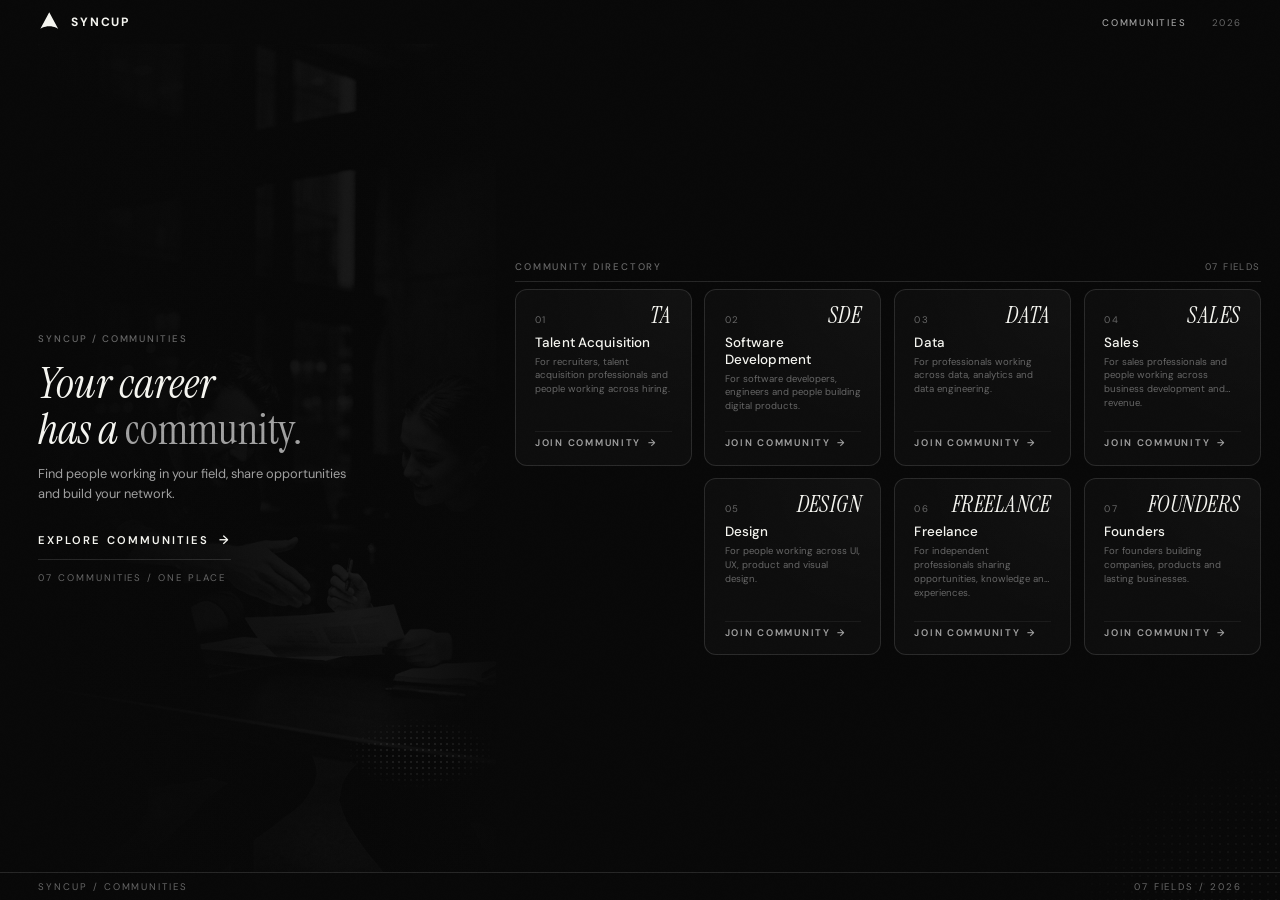
<file: index.html>
<!DOCTYPE html>
<html lang="en">
<head>
  <meta charset="UTF-8">
  <meta name="viewport" content="width=device-width, initial-scale=1.0, viewport-fit=cover">
  <meta name="description" content="SyncUp Communities — Professional communities for people working in Talent Acquisition, Software Development, Data, Sales, Design, Freelance, and Founders. Find your field, join your community.">
  <meta name="theme-color" content="#080808">
  <title>SyncUp — Professional Communities</title>

  <!-- Fonts -->
  <link rel="preconnect" href="https://fonts.googleapis.com">
  <link rel="preconnect" href="https://fonts.gstatic.com" crossorigin>
  <link href="https://fonts.googleapis.com/css2?family=DM+Sans:ital,opsz,wght@0,9..40,300;0,9..40,400;0,9..40,500;0,9..40,600;0,9..40,700;1,9..40,400&family=Instrument+Serif:ital@0;1&display=swap" rel="stylesheet">

  <!-- Styles -->
  <link rel="stylesheet" href="style.css?v=9">
</head>
<body>

  <div class="app">

    <!-- ===== GRAIN OVERLAY ===== -->
    <canvas id="grain-canvas" class="grain-overlay" aria-hidden="true"></canvas>

    <!-- ===== HALFTONE BACKGROUND ===== -->
    <div class="halftone-bg" aria-hidden="true"></div>

    <!-- ===== HEADER ===== -->
    <header class="header" role="banner">
      <div class="header-logo">
        <svg class="logo-icon" viewBox="0 0 100 100" fill="none" xmlns="http://www.w3.org/2000/svg" role="img" aria-label="SyncUp logo">
          <path d="M50 5 L90 80 C90 80 74 68 50 68 C26 68 10 80 10 80 L50 5Z" fill="#F5F5F0"/>
        </svg>
        <span class="logo-text">SyncUp</span>
      </div>
      <div class="header-right">
        <span class="nav-label">Communities</span>
        <span class="nav-year">2026</span>
        <button class="mobile-menu-btn" id="mobile-menu-btn" aria-label="Open menu" aria-expanded="false">
          <span></span>
          <span></span>
          <span></span>
        </button>
      </div>
    </header>

    <!-- ===== MOBILE MENU OVERLAY ===== -->
    <nav class="mobile-menu-overlay" id="mobile-menu-overlay" role="navigation" aria-label="Mobile navigation">
      <a href="#" onclick="handleExplore(); return false;">Communities</a>
      <a href="#" onclick="showToast('About SyncUp — coming soon.'); return false;">About</a>
    </nav>

    <!-- ===== MAIN CONTENT ===== -->
    <main class="main-content" role="main">

      <!-- ===== HERO ===== -->
      <section class="hero" aria-labelledby="hero-headline">
        <div class="hero-image-wrapper" aria-hidden="true">
          <img src="hero.png" alt="" loading="eager">
        </div>
        <div class="halftone-decoration" aria-hidden="true"></div>
        <div class="hero-inner">
          <span class="eyebrow animate-in">SyncUp / Communities</span>
          <h1 id="hero-headline" class="hero-headline animate-in">
            Your career<br>has a <em>community.</em>
          </h1>
          <p class="hero-description animate-in">
            Find people working in your field, share opportunities and build your network.
          </p>
          <div class="hero-cta-area animate-in">
            <button class="btn-explore" onclick="handleExplore()" aria-label="Explore communities">
              Explore Communities <span class="arrow">→</span>
            </button>
          </div>
          <span class="hero-meta animate-in">07 Communities / One Place</span>
        </div>
      </section>

      <!-- ===== COMMUNITY DIRECTORY ===== -->
      <section class="directory" aria-labelledby="dir-label">
        <div class="directory-header">
          <span class="dir-label" id="dir-label">Community Directory</span>
          <span class="dir-count">07 Fields</span>
        </div>
        <div class="community-grid" id="community-grid" role="list" aria-label="Community directory grid">
          <!-- Rendered by JavaScript -->
        </div>
      </section>

    </main>

    <!-- ===== FOOTER METADATA ===== -->
    <footer class="footer-meta" role="contentinfo">
      <span>SyncUp / Communities</span>
      <span>07 Fields / 2026</span>
    </footer>

    <!-- ===== TOAST NOTIFICATION ===== -->
    <div class="toast" id="toast" role="alert" aria-live="polite">
      <span class="toast-dot" aria-hidden="true"></span>
      <span class="toast-message"></span>
    </div>

  </div>

  <script src="script.js?v=7"></script>
</body>
</html>
</file>
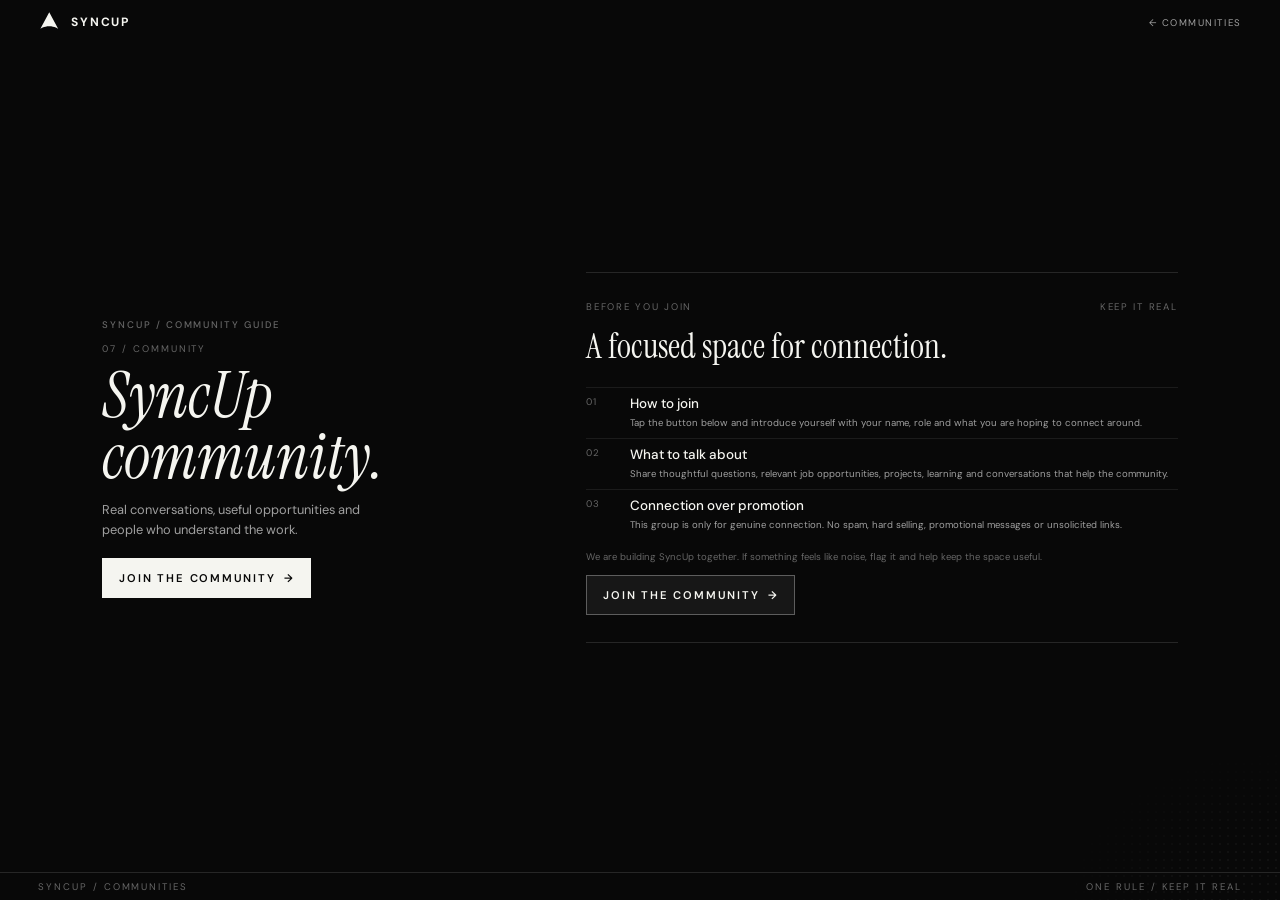
<file: community.html>
<!DOCTYPE html>
<html lang="en">
<head>
  <meta charset="UTF-8">
  <meta name="viewport" content="width=device-width, initial-scale=1.0, viewport-fit=cover">
  <meta name="description" content="Join a focused SyncUp professional community.">
  <meta name="theme-color" content="#080808">
  <title>SyncUp — Community Details</title>
  <link rel="preconnect" href="https://fonts.googleapis.com">
  <link rel="preconnect" href="https://fonts.gstatic.com" crossorigin>
  <link href="https://fonts.googleapis.com/css2?family=DM+Sans:ital,opsz,wght@0,9..40,300;0,9..40,400;0,9..40,500;0,9..40,600;0,9..40,700;1,9..40,400&family=Instrument+Serif:ital@0;1&display=swap" rel="stylesheet">
  <link rel="stylesheet" href="style.css?v=10">
</head>
<body class="detail-page">
  <div class="app">
    <canvas id="grain-canvas" class="grain-overlay" aria-hidden="true"></canvas>
    <div class="halftone-bg" aria-hidden="true"></div>

    <header class="header" role="banner">
      <a class="header-logo" href="index.html" aria-label="Back to SyncUp communities">
        <svg class="logo-icon" viewBox="0 0 100 100" fill="none" xmlns="http://www.w3.org/2000/svg" aria-hidden="true">
          <path d="M50 5 L90 80 C90 80 74 68 50 68 C26 68 10 80 10 80 L50 5Z" fill="#F5F5F0"/>
        </svg>
        <span class="logo-text">SyncUp</span>
      </a>
      <a class="detail-back" href="index.html">← Communities</a>
    </header>

    <main class="detail-content" role="main">
      <section class="detail-intro" aria-labelledby="community-title">
        <span class="eyebrow">SyncUp / Community Guide</span>
        <p class="detail-number" id="community-number">Community</p>
        <h1 id="community-title">Your community.</h1>
        <p class="detail-lead">Real conversations, useful opportunities and people who understand the work.</p>
        <a class="btn-detail-join btn-detail-join--intro join-link" href="#" target="_blank" rel="noopener noreferrer">Join the community <span class="arrow">→</span></a>
      </section>

      <section class="rules-panel" aria-labelledby="rules-title">
        <div class="rules-heading">
          <span class="dir-label">Before you join</span>
          <span class="dir-count">Keep it real</span>
        </div>
        <h2 id="rules-title">A focused space for connection.</h2>
        <div class="rules-list">
          <article class="rule-item">
            <span class="rule-number">01</span>
            <div><h3>How to join</h3><p>Tap the button below and introduce yourself with your name, role and what you are hoping to connect around.</p></div>
          </article>
          <article class="rule-item">
            <span class="rule-number">02</span>
            <div><h3>What to talk about</h3><p>Share thoughtful questions, relevant job opportunities, projects, learning and conversations that help the community.</p></div>
          </article>
          <article class="rule-item">
            <span class="rule-number">03</span>
            <div><h3>Connection over promotion</h3><p>This group is only for genuine connection. No spam, hard selling, promotional messages or unsolicited links.</p></div>
          </article>
        </div>
        <p class="detail-note">We are building SyncUp together. If something feels like noise, flag it and help keep the space useful.</p>
        <a class="btn-detail-join btn-detail-join--bottom join-link" href="#" target="_blank" rel="noopener noreferrer">Join the community <span class="arrow">→</span></a>
      </section>
    </main>

    <footer class="footer-meta" role="contentinfo">
      <span>SyncUp / Communities</span>
      <span>One rule / Keep it real</span>
    </footer>
  </div>

  <script>
    const communityNames = {
      TA: 'Talent Acquisition',
      SDE: 'Software Development',
      DATA: 'Data',
      SALES: 'Sales',
      DESIGN: 'Design',
      FREELANCE: 'Freelance',
      FOUNDERS: 'Founders'
    };
    const params = new URLSearchParams(window.location.search);
    const community = params.get('community') || '';
    const source = params.get('source') || '';
    const name = communityNames[community] || 'SyncUp';
    document.title = `SyncUp — ${name}`;
    document.getElementById('community-number').textContent = `${community || '07'} / Community`;
    document.getElementById('community-title').textContent = `${name} community.`;
    // Route every Join click through /api/join so the click is recorded
    // server-side during the redirect. This works in every browser, including
    // the WhatsApp in-app browser where navigator.sendBeacon is unreliable.
    document.querySelectorAll('.join-link').forEach(link => {
      link.href = community
        ? `/api/join?community=${encodeURIComponent(community)}&source=${encodeURIComponent(source || 'DIRECT')}`
        : (params.get('join') || 'index.html');
    });
  </script>
</body>
</html>
</file>
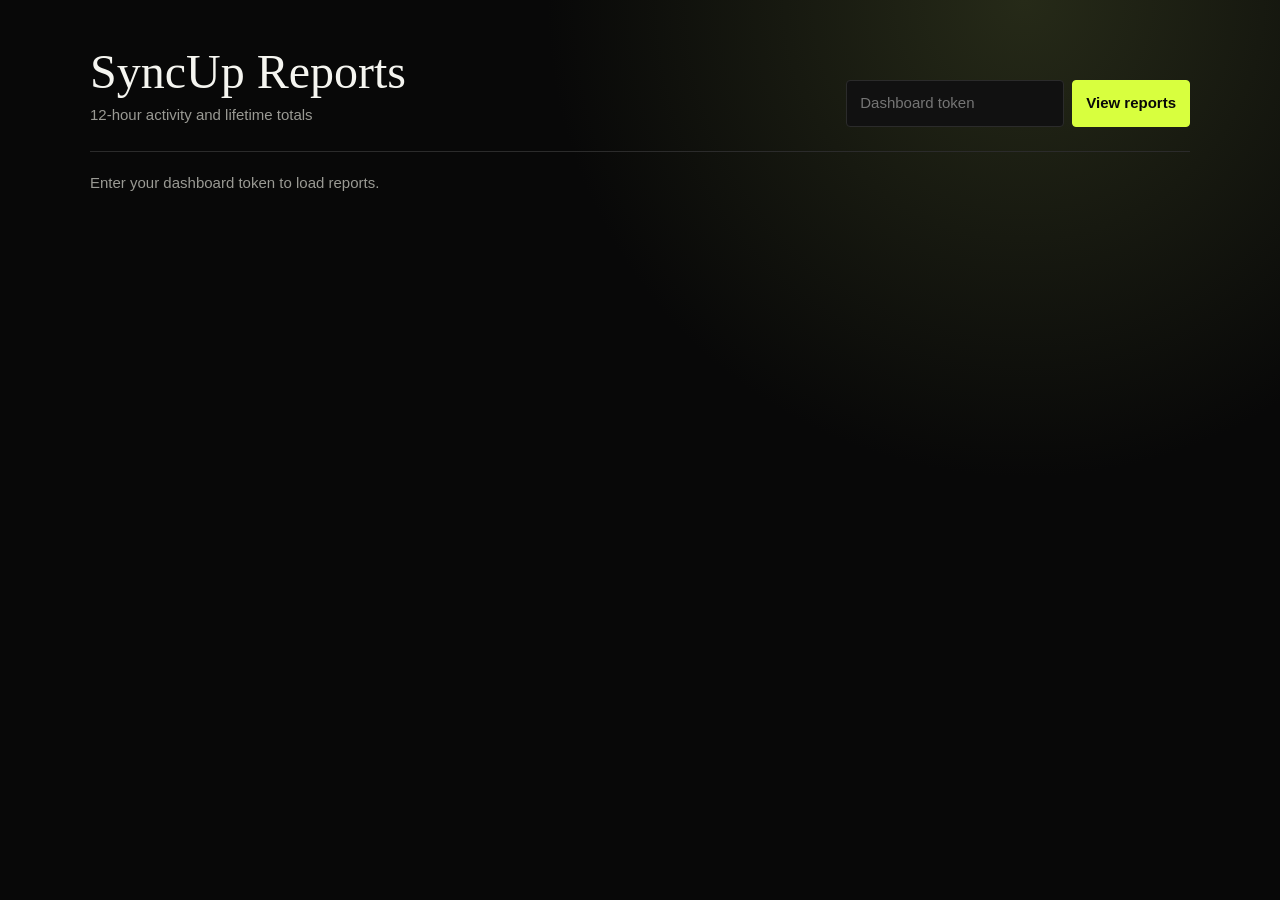
<file: dashboard.html>
<!DOCTYPE html>
<html lang="en">
<head>
  <meta charset="UTF-8">
  <meta name="viewport" content="width=device-width, initial-scale=1.0">
  <meta name="theme-color" content="#080808">
  <title>SyncUp Reports</title>
  <style>
    :root { color-scheme: dark; --bg: #080808; --panel: #111; --line: #2b2b2b; --text: #f5f5f0; --muted: #9a9a94; --accent: #d8ff3e; }
    * { box-sizing: border-box; }
    body { margin: 0; min-height: 100vh; background: radial-gradient(circle at 80% 0%, #262a18, transparent 35%), var(--bg); color: var(--text); font: 15px/1.5 DM Sans, sans-serif; }
    main { width: min(1100px, calc(100% - 32px)); margin: 0 auto; padding: 48px 0; }
    header { display: flex; justify-content: space-between; gap: 24px; align-items: end; border-bottom: 1px solid var(--line); padding-bottom: 24px; }
    h1 { margin: 0; font: 48px/1 Instrument Serif, Georgia, serif; }
    p { color: var(--muted); margin: 8px 0 0; }
    form { display: flex; gap: 8px; }
    input, button { border: 1px solid var(--line); background: var(--panel); color: var(--text); padding: 11px 13px; border-radius: 4px; font: inherit; }
    button { background: var(--accent); border-color: var(--accent); color: #080808; cursor: pointer; font-weight: 700; }
    .status { min-height: 24px; color: var(--muted); margin: 20px 0; }
    .grid { display: grid; grid-template-columns: repeat(auto-fit, minmax(220px, 1fr)); gap: 12px; }
    .card { border: 1px solid var(--line); background: rgba(17,17,17,.86); padding: 18px; }
    h2 { font-size: 14px; letter-spacing: .12em; margin: 0 0 16px; color: var(--accent); }
    .metric { display: flex; justify-content: space-between; border-top: 1px solid var(--line); padding: 10px 0; }
    .metric span { color: var(--muted); }
    .metric strong { font-size: 20px; }
    @media (max-width: 680px) { header { display: block; } form { margin-top: 20px; } input { width: 100%; } }
  </style>
</head>
<body>
  <main>
    <header>
      <div><h1>SyncUp Reports</h1><p>12-hour activity and lifetime totals</p></div>
      <form id="login-form"><input id="token" type="password" placeholder="Dashboard token" autocomplete="off" required><button>View reports</button></form>
    </header>
    <div class="status" id="status">Enter your dashboard token to load reports.</div>
    <section class="grid" id="report-grid" aria-live="polite"></section>
  </main>
  <script>
    const groups = ['TA', 'SDE', 'DATA', 'SALES', 'DESIGN', 'FREELANCE', 'FOUNDERS'];
    const grid = document.getElementById('report-grid');
    const status = document.getElementById('status');
    let dashboardToken = '';

    function render(report) {
      const cards = groups.map((group) => {
        const visits = report.find((row) => row.community === group && row.event_type === 'website_visit');
        const joins = report.find((row) => row.community === group && row.event_type === 'join_click');
        return `<article class="card"><h2>${group} COMMUNITY</h2><div class="metric"><span>Visits / 12h</span><strong>${visits?.latest_count || 0}</strong></div><div class="metric"><span>Joins / 12h</span><strong>${joins?.latest_count || 0}</strong></div><div class="metric"><span>Total visits</span><strong>${visits?.total_count || 0}</strong></div><div class="metric"><span>Total joins</span><strong>${joins?.total_count || 0}</strong></div></article>`;
      }).join('');
      grid.innerHTML = cards;
      status.textContent = `Updated ${new Date().toLocaleString()}. Refreshes every 5 minutes.`;
    }

    async function loadReports() {
      status.textContent = 'Loading reports...';
      const response = await fetch('/api/dashboard', { headers: { 'x-dashboard-token': dashboardToken } });
      if (!response.ok) throw new Error(response.status === 401 ? 'Invalid dashboard token.' : 'Could not load reports.');
      render(await response.json());
    }

    document.getElementById('login-form').addEventListener('submit', async (event) => {
      event.preventDefault();
      dashboardToken = document.getElementById('token').value;
      try { await loadReports(); } catch (error) { status.textContent = error.message; }
    });

    setInterval(() => { if (dashboardToken) loadReports().catch((error) => { status.textContent = error.message; }); }, 300000);
  </script>
</body>
</html>
</file>
<file: style.css>
/* ============================================
   1. CSS VARIABLES
   ============================================ */
:root {
  /* Colors */
  --bg-primary: #080808;
  --bg-secondary: #111111;
  --bg-card: #0d0d0d;
  --text-primary: #F5F5F0;
  --text-secondary: #A0A0A0;
  --text-muted: #666666;
  --border-subtle: rgba(255,255,255,0.12);
  --border-hover: rgba(255,255,255,0.30);
  --white: #FFFFFF;

  /* Typography */
  --font-serif: 'Instrument Serif', 'Cormorant Garamond', Georgia, serif;
  --font-sans: 'DM Sans', 'Manrope', -apple-system, sans-serif;

  /* Spacing */
  --space-xs: clamp(4px, 0.4dvh, 8px);
  --space-sm: clamp(6px, 0.8dvh, 12px);
  --space-md: clamp(10px, 1.2dvh, 20px);
  --space-lg: clamp(16px, 2dvh, 32px);
  --space-xl: clamp(20px, 3dvh, 48px);

  /* Transitions */
  --transition-fast: 200ms cubic-bezier(0.25, 0.46, 0.45, 0.94);
  --transition-base: 300ms cubic-bezier(0.25, 0.46, 0.45, 0.94);
  --transition-slow: 500ms cubic-bezier(0.25, 0.46, 0.45, 0.94);

  /* Font sizes — responsive */
  --fs-headline: clamp(2.6rem, 5.5dvh, 5.5rem);
  --fs-abbrev: clamp(1.5rem, 3.1dvh, 2.6rem);
  --fs-body: clamp(0.88rem, 1.6dvh, 1.15rem);
  --fs-label: clamp(0.7rem, 1.1dvh, 0.88rem);
  --fs-meta: clamp(0.65rem, 1dvh, 0.82rem);
  --fs-button: clamp(0.78rem, 1.2dvh, 0.95rem);
  --fs-community-name: clamp(0.95rem, 1.6dvh, 1.15rem);
}

/* ============================================
   2. RESET
   ============================================ */
*, *::before, *::after {
  margin: 0;
  padding: 0;
  box-sizing: border-box;
}

html {
  -webkit-text-size-adjust: 100%;
  -moz-text-size-adjust: 100%;
  text-size-adjust: 100%;
}

body {
  overflow: hidden;
}

button {
  border: none;
  background: none;
  cursor: pointer;
  font-family: inherit;
  color: inherit;
}

a {
  text-decoration: none;
  color: inherit;
}

img {
  display: block;
  max-width: 100%;
}

ul, ol {
  list-style: none;
}

/* ============================================
   3. GLOBAL STYLES
   ============================================ */
body {
  width: 100dvw;
  height: 100dvh;
  background-color: var(--bg-primary);
  color: var(--text-primary);
  font-family: var(--font-sans);
  -webkit-font-smoothing: antialiased;
  -moz-osx-font-smoothing: grayscale;
  position: relative;
}

.app {
  width: 100%;
  height: 100dvh;
  display: flex;
  flex-direction: column;
  position: relative;
  overflow: hidden;
}

/* ============================================
   4. TYPOGRAPHY
   ============================================ */
.serif {
  font-family: var(--font-serif);
}

.sans {
  font-family: var(--font-sans);
}

.uppercase {
  text-transform: uppercase;
  letter-spacing: 0.12em;
}

.eyebrow {
  font-family: var(--font-sans);
  font-size: var(--fs-meta);
  text-transform: uppercase;
  letter-spacing: 0.2em;
  color: var(--text-muted);
  font-weight: 500;
}

/* ============================================
   5. LAYOUT — MAIN STRUCTURE
   ============================================ */
.main-content {
  flex: 1;
  display: grid;
  grid-template-columns: 42% 58%;
  min-height: 0;
  padding: 0 clamp(20px, 3dvw, 48px);
  gap: clamp(16px, 2dvw, 40px);
}

/* ============================================
   6. NAVIGATION / HEADER
   ============================================ */
.header {
  display: flex;
  align-items: center;
  justify-content: space-between;
  padding: var(--space-md) clamp(20px, 3dvw, 48px);
  position: relative;
  z-index: 10;
  flex-shrink: 0;
}

.header-logo {
  display: flex;
  align-items: center;
  gap: clamp(6px, 0.8dvw, 12px);
}

.header-logo .logo-icon {
  width: clamp(20px, 2.5dvh, 32px);
  height: clamp(20px, 2.5dvh, 32px);
}

.header-logo .logo-text {
  font-family: var(--font-sans);
  font-size: clamp(0.75rem, 1.2dvh, 1rem);
  font-weight: 700;
  letter-spacing: 0.15em;
  text-transform: uppercase;
  color: var(--text-primary);
}

.header-right {
  display: flex;
  align-items: center;
  gap: clamp(12px, 2dvw, 32px);
}

.header-right .nav-label {
  font-size: var(--fs-meta);
  text-transform: uppercase;
  letter-spacing: 0.18em;
  color: var(--text-secondary);
  font-weight: 500;
}

.header-right .nav-year {
  font-size: var(--fs-meta);
  text-transform: uppercase;
  letter-spacing: 0.15em;
  color: var(--text-muted);
  font-weight: 400;
}

.mobile-menu-btn {
  display: none;
  flex-direction: column;
  gap: 4px;
  padding: 4px;
  cursor: pointer;
  background: none;
  border: none;
  z-index: 110;
}

.mobile-menu-btn span {
  display: block;
  width: 20px;
  height: 1.5px;
  background: var(--text-primary);
  transition: var(--transition-base);
}

.mobile-menu-btn.active span:nth-child(1) {
  transform: rotate(45deg) translate(4px, 4px);
}

.mobile-menu-btn.active span:nth-child(2) {
  opacity: 0;
}

.mobile-menu-btn.active span:nth-child(3) {
  transform: rotate(-45deg) translate(4px, -4px);
}

/* ============================================
   7. HERO
   ============================================ */
.hero {
  display: flex;
  flex-direction: column;
  justify-content: center;
  position: relative;
  padding-right: clamp(12px, 2dvw, 40px);
  min-height: 0;
}

.hero-image-wrapper {
  position: absolute;
  inset: 0;
  overflow: hidden;
  z-index: 0;
  border-radius: 2px;
}

.hero-image-wrapper img {
  width: 100%;
  height: 100%;
  object-fit: cover;
  object-position: center;
  opacity: 0.18;
  filter: grayscale(100%) contrast(1.2);
}

.hero-image-wrapper::after {
  content: '';
  position: absolute;
  inset: 0;
  background: linear-gradient(
    to right,
    var(--bg-primary) 0%,
    rgba(8,8,8,0.85) 40%,
    rgba(8,8,8,0.6) 70%,
    rgba(8,8,8,0.95) 100%
  );
}

.hero-inner {
  position: relative;
  z-index: 2;
  display: flex;
  flex-direction: column;
  gap: var(--space-md);
}

.hero .eyebrow {
  margin-bottom: var(--space-xs);
}

.hero-headline {
  font-family: var(--font-serif);
  font-size: var(--fs-headline);
  font-weight: 400;
  line-height: 1.08;
  color: var(--text-primary);
  font-style: italic;
}

.hero-headline em {
  font-style: normal;
  color: var(--text-secondary);
}

.hero-description {
  font-family: var(--font-sans);
  font-size: var(--fs-body);
  color: var(--text-secondary);
  line-height: 1.55;
  max-width: 36ch;
  font-weight: 400;
}

.hero-cta-area {
  display: flex;
  flex-direction: column;
  gap: var(--space-sm);
  margin-top: var(--space-sm);
}

.btn-explore {
  display: inline-flex;
  align-items: center;
  gap: clamp(6px, 0.8dvw, 12px);
  font-family: var(--font-sans);
  font-size: var(--fs-button);
  font-weight: 600;
  text-transform: uppercase;
  letter-spacing: 0.18em;
  color: var(--text-primary);
  padding: clamp(8px, 1.2dvh, 16px) 0;
  border-bottom: 1px solid var(--border-subtle);
  transition: var(--transition-base);
  cursor: pointer;
  background: none;
  border-top: none;
  border-left: none;
  border-right: none;
  width: fit-content;
}

.btn-explore:hover {
  border-bottom-color: var(--border-hover);
  color: var(--white);
}

.btn-explore:hover .arrow {
  transform: translateX(8px);
}

.btn-explore .arrow {
  display: inline-block;
  transition: var(--transition-base);
  font-size: 1.1em;
}

.btn-explore:focus-visible {
  outline: 1px solid var(--border-hover);
  outline-offset: 4px;
}

.hero-meta {
  font-size: var(--fs-meta);
  text-transform: uppercase;
  letter-spacing: 0.2em;
  color: var(--text-muted);
  font-weight: 400;
}

/* Halftone decorative element */
.halftone-decoration {
  position: absolute;
  bottom: 10%;
  right: 0;
  width: clamp(80px, 12dvw, 200px);
  height: clamp(60px, 8dvh, 150px);
  z-index: 1;
  opacity: 0.08;
  background-image: radial-gradient(circle, var(--white) 1px, transparent 1px);
  background-size: 6px 6px;
  mask-image: radial-gradient(ellipse at center, black 30%, transparent 70%);
  -webkit-mask-image: radial-gradient(ellipse at center, black 30%, transparent 70%);
  pointer-events: none;
}

/* ============================================
   8. COMMUNITY DIRECTORY
   ============================================ */
.directory {
  display: flex;
  flex-direction: column;
  min-height: 0;
  justify-content: center;
}

.directory-header {
  display: flex;
  align-items: center;
  justify-content: space-between;
  padding-bottom: var(--space-sm);
  border-bottom: 1px solid var(--border-subtle);
  margin-bottom: var(--space-sm);
  flex-shrink: 0;
}

.directory-header .dir-label {
  font-size: var(--fs-meta);
  text-transform: uppercase;
  letter-spacing: 0.2em;
  color: var(--text-muted);
  font-weight: 500;
}

.directory-header .dir-count {
  font-size: var(--fs-meta);
  text-transform: uppercase;
  letter-spacing: 0.15em;
  color: var(--text-muted);
  font-weight: 400;
}

/* ============================================
   9. COMMUNITY GRID & ITEMS
   ============================================ */
.community-grid {
  display: grid;
  grid-template-columns: repeat(4, minmax(0, 1fr));
  grid-template-rows: repeat(2, minmax(0, 1fr));
  gap: clamp(8px, 1dvw, 16px);
  min-height: 0;
  flex: 0 1 auto;
  align-content: center;
  overflow: visible;
}

.community-item {
  display: flex;
  flex-direction: column;
  padding: clamp(8px, 1.2dvh, 20px) clamp(10px, 1.5dvw, 20px);
  border: 1px solid var(--border-subtle);
  border-radius: 12px;
  background: var(--bg-card);
  transition: var(--transition-base);
  cursor: pointer;
  position: relative;
  overflow: hidden;
  min-height: 0;
  width: auto;
  height: auto;
  aspect-ratio: 1;
  animation: fadeInUp 0.7s cubic-bezier(0.25, 0.46, 0.45, 0.94) forwards;
  opacity: 0;
}

.community-item:nth-child(5) { grid-column: 2; }
.community-item:nth-child(6) { grid-column: 3; }
.community-item:nth-child(7) { grid-column: 4; }

.community-item::before {
  content: '';
  position: absolute;
  top: 0;
  left: 0;
  width: 100%;
  height: 100%;
  background: radial-gradient(circle at top right, rgba(255,255,255,0.02), transparent 60%);
  pointer-events: none;
}

.community-item:hover {
  border-color: var(--border-hover);
  background: #121212;
}

.community-item:hover .community-abbrev {
  transform: translateX(3px);
}

.community-item:hover .community-desc {
  color: var(--text-secondary);
}

.community-item:hover .btn-join .arrow {
  transform: translateX(8px);
}

.community-item:focus-within {
  border-color: var(--border-hover);
}

.community-item:focus-visible {
  outline: 1px solid var(--white);
  outline-offset: 4px;
}

.community-top {
  display: flex;
  align-items: baseline;
  justify-content: space-between;
  margin-bottom: var(--space-xs);
}

.community-number {
  font-family: var(--font-sans);
  font-size: var(--fs-meta);
  text-transform: uppercase;
  letter-spacing: 0.15em;
  color: var(--text-muted);
  font-weight: 400;
}

.community-abbrev {
  font-family: var(--font-serif);
  font-size: var(--fs-abbrev);
  color: var(--text-primary);
  font-weight: 400;
  letter-spacing: 0.02em;
  transition: var(--transition-base);
  font-style: italic;
}

.community-name {
  font-family: var(--font-sans);
  font-size: var(--fs-community-name);
  font-weight: 500;
  color: var(--text-primary);
  margin-bottom: var(--space-xs);
  letter-spacing: 0.01em;
}

.community-desc {
  font-family: var(--font-sans);
  font-size: var(--fs-meta);
  color: var(--text-muted);
  line-height: 1.45;
  flex: 1;
  transition: var(--transition-base);
  display: -webkit-box;
  -webkit-line-clamp: 3;
  -webkit-box-orient: vertical;
  overflow: hidden;
}

/* ============================================
   10. BUTTONS
   ============================================ */
.btn-join {
  display: inline-flex;
  align-items: center;
  gap: clamp(4px, 0.5dvw, 8px);
  font-family: var(--font-sans);
  font-size: var(--fs-meta);
  font-weight: 600;
  text-transform: uppercase;
  letter-spacing: 0.18em;
  color: var(--text-secondary);
  background: none;
  border: none;
  cursor: pointer;
  padding: clamp(4px, 0.5dvh, 8px) 0;
  transition: var(--transition-base);
  margin-top: auto;
  padding-top: var(--space-xs);
  border-top: 1px solid rgba(255,255,255,0.06);
  white-space: nowrap;
}

.btn-join .arrow {
  display: inline-block;
  transition: var(--transition-base);
  font-size: 1em;
}

.btn-join:hover {
  color: var(--white);
}

.btn-join:focus-visible {
  outline: 1px solid var(--border-hover);
  outline-offset: 2px;
}

/* ============================================
   11. TOAST NOTIFICATION
   ============================================ */
.toast {
  position: fixed;
  bottom: clamp(20px, 3dvh, 40px);
  left: 50%;
  transform: translateX(-50%) translateY(20px);
  background: var(--bg-secondary);
  border: 1px solid var(--border-subtle);
  border-radius: 12px;
  padding: clamp(10px, 1.5dvh, 16px) clamp(16px, 2dvw, 32px);
  color: var(--text-primary);
  font-family: var(--font-sans);
  font-size: var(--fs-body);
  font-weight: 400;
  letter-spacing: 0.04em;
  z-index: 1000;
  opacity: 0;
  pointer-events: none;
  transition: opacity var(--transition-base), transform var(--transition-base);
  display: flex;
  align-items: center;
  gap: 10px;
  white-space: nowrap;
}

.toast.visible {
  opacity: 1;
  transform: translateX(-50%) translateY(0);
  pointer-events: auto;
}

.toast-dot {
  width: 6px;
  height: 6px;
  border-radius: 50%;
  background: var(--text-muted);
  flex-shrink: 0;
}

/* ============================================
   12. GRAIN OVERLAY
   ============================================ */
.grain-overlay {
  position: fixed;
  inset: 0;
  pointer-events: none;
  z-index: 999;
  opacity: 0.035;
  mix-blend-mode: overlay;
}

/* ============================================
   13. HALFTONE PATTERN
   ============================================ */
.halftone-bg {
  position: fixed;
  bottom: 0;
  right: 0;
  width: clamp(100px, 20dvw, 350px);
  height: clamp(100px, 20dvh, 300px);
  z-index: 0;
  opacity: 0.04;
  background-image: radial-gradient(circle, var(--white) 1.2px, transparent 1.2px);
  background-size: 8px 8px;
  mask-image: radial-gradient(ellipse at bottom right, black 20%, transparent 65%);
  -webkit-mask-image: radial-gradient(ellipse at bottom right, black 20%, transparent 65%);
  pointer-events: none;
}

/* ============================================
   14. FOOTER / BOTTOM METADATA
   ============================================ */
.footer-meta {
  display: flex;
  align-items: center;
  justify-content: space-between;
  padding: var(--space-sm) clamp(20px, 3dvw, 48px);
  border-top: 1px solid var(--border-subtle);
  flex-shrink: 0;
}

.footer-meta span {
  font-size: var(--fs-meta);
  text-transform: uppercase;
  letter-spacing: 0.2em;
  color: var(--text-muted);
  font-weight: 400;
}

/* ============================================
   15. ANIMATIONS
   ============================================ */
@keyframes fadeInUp {
  from {
    opacity: 0;
    transform: translateY(14px);
  }
  to {
    opacity: 1;
    transform: translateY(0);
  }
}

@keyframes fadeIn {
  from { opacity: 0; }
  to { opacity: 1; }
}

.animate-in {
  opacity: 0;
  animation: fadeInUp 0.7s cubic-bezier(0.25, 0.46, 0.45, 0.94) forwards;
}

.hero .eyebrow { animation-delay: 0.1s; }
.hero-headline { animation-delay: 0.2s; }
.hero-description { animation-delay: 0.35s; }
.hero-cta-area { animation-delay: 0.45s; }
.hero-meta { animation-delay: 0.5s; }

.community-item:nth-child(1) { animation-delay: 0.3s; }
.community-item:nth-child(2) { animation-delay: 0.38s; }
.community-item:nth-child(3) { animation-delay: 0.46s; }
.community-item:nth-child(4) { animation-delay: 0.54s; }
.community-item:nth-child(5) { animation-delay: 0.62s; }
.community-item:nth-child(6) { animation-delay: 0.70s; }
.community-item:nth-child(7) { animation-delay: 0.78s; }

.directory-header {
  opacity: 0;
  animation: fadeIn 0.5s ease forwards;
  animation-delay: 0.25s;
}

/* ============================================
   16. COMMUNITY DETAIL PAGE
   ============================================ */
.detail-back {
  font-size: var(--fs-meta);
  text-transform: uppercase;
  letter-spacing: 0.16em;
  color: var(--text-secondary);
}

.detail-back:hover {
  color: var(--text-primary);
}

.detail-content {
  flex: 1;
  display: grid;
  grid-template-columns: minmax(0, 0.8fr) minmax(0, 1.2fr);
  gap: clamp(32px, 7dvw, 120px);
  align-items: center;
  padding: 0 clamp(20px, 8dvw, 140px);
  min-height: 0;
}

.detail-intro {
  display: flex;
  flex-direction: column;
  gap: var(--space-md);
}

.detail-number {
  color: var(--text-muted);
  font-size: var(--fs-meta);
  letter-spacing: 0.2em;
  text-transform: uppercase;
}

.detail-intro h1 {
  font-family: var(--font-serif);
  font-size: clamp(3rem, 7dvh, 6rem);
  line-height: 0.98;
  font-weight: 400;
  font-style: italic;
}

.detail-lead {
  max-width: 32ch;
  color: var(--text-secondary);
  font-size: var(--fs-body);
  line-height: 1.55;
}

.rules-panel {
  border-top: 1px solid var(--border-subtle);
  border-bottom: 1px solid var(--border-subtle);
  padding: clamp(16px, 3dvh, 36px) 0;
}

.rules-heading {
  display: flex;
  justify-content: space-between;
  gap: 16px;
  margin-bottom: var(--space-md);
}

.dir-label,
.dir-count {
  color: var(--text-muted);
  font-size: var(--fs-meta);
  letter-spacing: 0.18em;
  text-transform: uppercase;
}

.rules-panel h2 {
  font-family: var(--font-serif);
  font-size: clamp(1.8rem, 3.8dvh, 3rem);
  font-weight: 400;
  margin-bottom: var(--space-lg);
}

.rules-list {
  display: flex;
  flex-direction: column;
}

.rule-item {
  display: grid;
  grid-template-columns: 32px 1fr;
  gap: 12px;
  padding: var(--space-sm) 0;
  border-top: 1px solid rgba(255,255,255,0.08);
}

.rule-number {
  color: var(--text-muted);
  font-size: var(--fs-meta);
  letter-spacing: 0.12em;
}

.rule-item h3 {
  font-size: var(--fs-community-name);
  font-weight: 500;
  margin-bottom: 4px;
}

.rule-item p,
.detail-note {
  color: var(--text-secondary);
  font-size: var(--fs-meta);
  line-height: 1.5;
}

.detail-note {
  margin: var(--space-md) 0;
  color: var(--text-muted);
}

.btn-detail-join {
  display: inline-flex;
  align-items: center;
  gap: 8px;
  border-bottom: 1px solid var(--border-subtle);
  padding: 8px 0;
  color: var(--text-primary);
  font-size: var(--fs-button);
  font-weight: 600;
  letter-spacing: 0.16em;
  text-transform: uppercase;
}

.btn-detail-join--intro {
  width: fit-content;
  margin-top: var(--space-sm);
  padding: 12px 16px;
  border: 1px solid var(--text-primary);
  background: var(--text-primary);
  color: var(--bg-primary);
}

.btn-detail-join--intro:hover {
  border-color: var(--white);
  background: var(--white);
  color: var(--bg-primary);
}

.btn-detail-join--bottom {
  padding: 12px 16px;
  border: 1px solid var(--border-hover);
  background: rgba(255,255,255,0.06);
  color: var(--text-primary);
}

.btn-detail-join--bottom:hover {
  border-color: var(--text-primary);
  background: var(--text-primary);
  color: var(--bg-primary);
}

.btn-detail-join:hover {
  border-color: var(--border-hover);
}

.btn-detail-join .arrow {
  transition: var(--transition-base);
}

.btn-detail-join:hover .arrow {
  transform: translateX(6px);
}

/* Explore highlight pulse */
@keyframes highlightPulse {
  0% { border-color: var(--border-subtle); }
  50% { border-color: var(--border-hover); }
  100% { border-color: var(--border-subtle); }
}

.community-item.highlight {
  animation: highlightPulse 0.6s ease;
}

/* ============================================
   16. MOBILE MENU OVERLAY
   ============================================ */
.mobile-menu-overlay {
  display: none;
  position: fixed;
  inset: 0;
  background: rgba(8,8,8,0.97);
  z-index: 100;
  justify-content: center;
  align-items: center;
  flex-direction: column;
  gap: 24px;
  opacity: 0;
  transition: opacity var(--transition-base);
}

.mobile-menu-overlay.active {
  display: flex;
  opacity: 1;
}

.mobile-menu-overlay a {
  font-family: var(--font-serif);
  font-size: 2rem;
  font-style: italic;
  color: var(--text-primary);
  transition: var(--transition-base);
}

.mobile-menu-overlay a:hover {
  color: var(--white);
}

/* ============================================
   17. RESPONSIVE — LARGE DESKTOP
   ============================================ */
@media (min-width: 1600px) {
  :root {
    --fs-headline: clamp(4rem, 6dvh, 6rem);
    --fs-abbrev: clamp(1.8rem, 3dvh, 2.8rem);
    --fs-body: clamp(1rem, 1.7dvh, 1.25rem);
  }
}

/* ============================================
   18. RESPONSIVE — LAPTOP (1366 × 768 critical)
   ============================================ */
@media (max-width: 1440px) {
  :root {
    --fs-headline: clamp(2.2rem, 4.8dvh, 4rem);
    --fs-abbrev: clamp(1.25rem, 2.5dvh, 2.1rem);
    --fs-body: clamp(0.8rem, 1.4dvh, 1rem);
    --fs-label: clamp(0.62rem, 1dvh, 0.82rem);
    --fs-meta: clamp(0.6rem, 0.9dvh, 0.76rem);
    --fs-button: clamp(0.7rem, 1.1dvh, 0.86rem);
    --fs-community-name: clamp(0.84rem, 1.35dvh, 1rem);
  }
}

@media (max-width: 1280px) {
  .main-content {
    grid-template-columns: 38% 62%;
    gap: clamp(12px, 1.5dvw, 24px);
  }
}

/* ============================================
   19. RESPONSIVE — TABLET LANDSCAPE (1024 × 768)
   ============================================ */
@media (max-width: 1024px) {
  :root {
    --fs-headline: clamp(1.9rem, 4.2dvh, 3.2rem);
    --fs-abbrev: clamp(1.1rem, 2.2dvh, 1.8rem);
    --fs-body: clamp(0.75rem, 1.2dvh, 0.95rem);
    --fs-meta: clamp(0.58rem, 0.85dvh, 0.72rem);
    --fs-button: clamp(0.64rem, 0.95dvh, 0.78rem);
    --fs-community-name: clamp(0.76rem, 1.2dvh, 0.92rem);
  }

  .main-content {
    grid-template-columns: 36% 64%;
    padding: 0 clamp(16px, 2.5dvw, 32px);
    gap: clamp(10px, 1.5dvw, 20px);
  }

  .header {
    padding: var(--space-sm) clamp(16px, 2.5dvw, 32px);
  }

  .footer-meta {
    padding: var(--space-xs) clamp(16px, 2.5dvw, 32px);
  }

  .community-desc {
    -webkit-line-clamp: 2;
  }
}

/* ============================================
   20. RESPONSIVE — TABLET PORTRAIT (768 × 1024)
   ============================================ */
@media (max-width: 860px) and (min-height: 900px) {
  .main-content {
    grid-template-columns: 1fr;
    grid-template-rows: auto 1fr;
    gap: var(--space-md);
  }

  .hero {
    padding-right: 0;
    padding-bottom: var(--space-sm);
  }

  .hero-image-wrapper {
    display: none;
  }

  .halftone-decoration {
    display: none;
  }

  :root {
    --fs-headline: clamp(1.8rem, 4dvh, 3rem);
    --fs-body: clamp(0.65rem, 1dvh, 0.82rem);
  }

  .hero-description {
    max-width: 50ch;
  }
}

/* ============================================
   21. RESPONSIVE — MOBILE (< 768px)
   ============================================ */
@media (max-width: 768px) {
  :root {
    --fs-headline: clamp(1.5rem, 4dvh, 2.4rem);
    --fs-abbrev: clamp(1rem, 2dvh, 1.5rem);
    --fs-body: clamp(0.68rem, 1.1dvh, 0.85rem);
    --fs-meta: clamp(0.55rem, 0.8dvh, 0.68rem);
    --fs-button: clamp(0.62rem, 0.9dvh, 0.76rem);
    --fs-community-name: clamp(0.72rem, 1.1dvh, 0.88rem);
  }

  .header-right .nav-label,
  .header-right .nav-year {
    display: none;
  }

  .mobile-menu-btn {
    display: flex;
  }

  .main-content {
    grid-template-columns: 1fr;
    grid-template-rows: auto 1fr;
    padding: 0 clamp(14px, 4dvw, 24px);
    gap: var(--space-sm);
  }

  .hero {
    padding-right: 0;
  }

  .hero-image-wrapper {
    display: none;
  }

  .halftone-decoration {
    display: none;
  }

  .hero-inner {
    gap: var(--space-xs);
  }

  .hero-description {
    max-width: 100%;
    -webkit-line-clamp: 2;
    display: -webkit-box;
    -webkit-box-orient: vertical;
    overflow: hidden;
  }

  .hero-cta-area {
    margin-top: var(--space-xs);
  }

  .hero-meta {
    display: none;
  }

  .community-item {
    aspect-ratio: 1;
  }

  .community-item {
    padding: clamp(6px, 1dvh, 14px) clamp(8px, 2dvw, 14px);
  }

  .community-desc {
    display: none;
  }

  .community-top {
    margin-bottom: 2px;
  }

  .community-name {
    margin-bottom: 2px;
  }

  .btn-join {
    border-top: none;
    padding-top: 2px;
  }

  .directory-header {
    margin-bottom: var(--space-xs);
    padding-bottom: var(--space-xs);
  }

  .footer-meta {
    padding: var(--space-xs) clamp(14px, 4dvw, 24px);
  }

  .detail-content {
    grid-template-columns: 1fr;
    gap: var(--space-lg);
    padding: var(--space-lg) clamp(14px, 4dvw, 24px);
    overflow-y: auto;
  }

  .detail-intro h1 {
    font-size: clamp(2.4rem, 8dvh, 4rem);
  }

  .detail-intro {
    gap: var(--space-sm);
  }
}

/* ============================================
   22. RESPONSIVE — SMALL MOBILE (< 375px)
   ============================================ */
@media (max-width: 375px) {
  :root {
    --fs-headline: clamp(1.1rem, 3.5dvh, 1.8rem);
    --fs-abbrev: clamp(0.65rem, 1.5dvh, 1rem);
    --fs-meta: clamp(0.38rem, 0.55dvh, 0.48rem);
    --fs-community-name: clamp(0.45rem, 0.75dvh, 0.6rem);
    --fs-button: clamp(0.38rem, 0.55dvh, 0.48rem);
  }

  .header {
    padding: var(--space-xs) clamp(10px, 3dvw, 16px);
  }

  .main-content {
    padding: 0 clamp(10px, 3dvw, 16px);
  }

  .footer-meta {
    padding: var(--space-xs) clamp(10px, 3dvw, 16px);
  }

  .hero .eyebrow {
    display: none;
  }

  .btn-explore {
    font-size: var(--fs-meta);
    padding: var(--space-xs) 0;
  }
}

@media (max-width: 768px) {
  .community-grid {
    grid-template-columns: repeat(2, minmax(0, 1fr));
    grid-template-rows: none;
    grid-auto-rows: clamp(140px, 45vw, 176px);
    gap: clamp(6px, 2dvw, 12px);
    flex: 1;
    overflow-y: auto;
    padding-bottom: var(--space-sm);
  }

  .community-item:nth-child(5),
  .community-item:nth-child(6),
  .community-item:nth-child(7) {
    grid-column: auto;
  }

  .community-item:nth-child(7) {
    grid-column: 1 / -1;
    width: clamp(140px, 45vw, 176px);
    justify-self: center;
  }

  .community-item {
    height: 100%;
    aspect-ratio: auto;
  }
}

/* ============================================
   23. VERY SMALL MOBILE (320 × 568)
   ============================================ */
@media (max-width: 340px) {
  :root {
    --fs-headline: clamp(1rem, 3dvh, 1.5rem);
    --fs-abbrev: clamp(0.6rem, 1.3dvh, 0.9rem);
    --fs-community-name: clamp(0.4rem, 0.7dvh, 0.55rem);
    --fs-meta: clamp(0.35rem, 0.5dvh, 0.45rem);
  }

  .community-item {
    padding: clamp(4px, 0.8dvh, 10px) clamp(6px, 1.5dvw, 10px);
  }

  .community-name {
    margin-bottom: 0;
  }
}

/* ============================================
   24. VERY SHORT VIEWPORT (height < 600px)
   ============================================ */
@media (max-height: 600px) {
  :root {
    --fs-headline: clamp(1.2rem, 3.5dvh, 2rem);
    --fs-abbrev: clamp(0.7rem, 1.5dvh, 1.1rem);
    --fs-body: clamp(0.5rem, 1dvh, 0.7rem);
    --fs-meta: clamp(0.4rem, 0.6dvh, 0.5rem);
    --fs-community-name: clamp(0.5rem, 0.8dvh, 0.65rem);
  }

  .hero-description {
    display: none;
  }

  .community-desc {
    display: none;
  }

  .hero-meta {
    display: none;
  }
}

/* ============================================
   25. HEIGHT-BASED ADJUSTMENTS
   ============================================ */
@media (max-height: 720px) and (min-width: 769px) {
  :root {
    --fs-headline: clamp(1.5rem, 3.8dvh, 2.5rem);
    --fs-body: clamp(0.55rem, 1dvh, 0.78rem);
  }

  .community-desc {
    -webkit-line-clamp: 2;
  }

  .hero-cta-area {
    margin-top: 0;
  }
}

/* ============================================
   26. ACCESSIBILITY
   ============================================ */
@media (prefers-reduced-motion: reduce) {
  *, *::before, *::after {
    animation-duration: 0.01ms !important;
    animation-iteration-count: 1 !important;
    transition-duration: 0.01ms !important;
  }
}

:focus-visible {
  outline: 1px solid var(--border-hover);
  outline-offset: 2px;
}

/* High contrast mode adjustments */
@media (prefers-contrast: high) {
  :root {
    --text-secondary: #CCCCCC;
    --text-muted: #999999;
    --border-subtle: rgba(255,255,255,0.25);
  }
}
</file>
